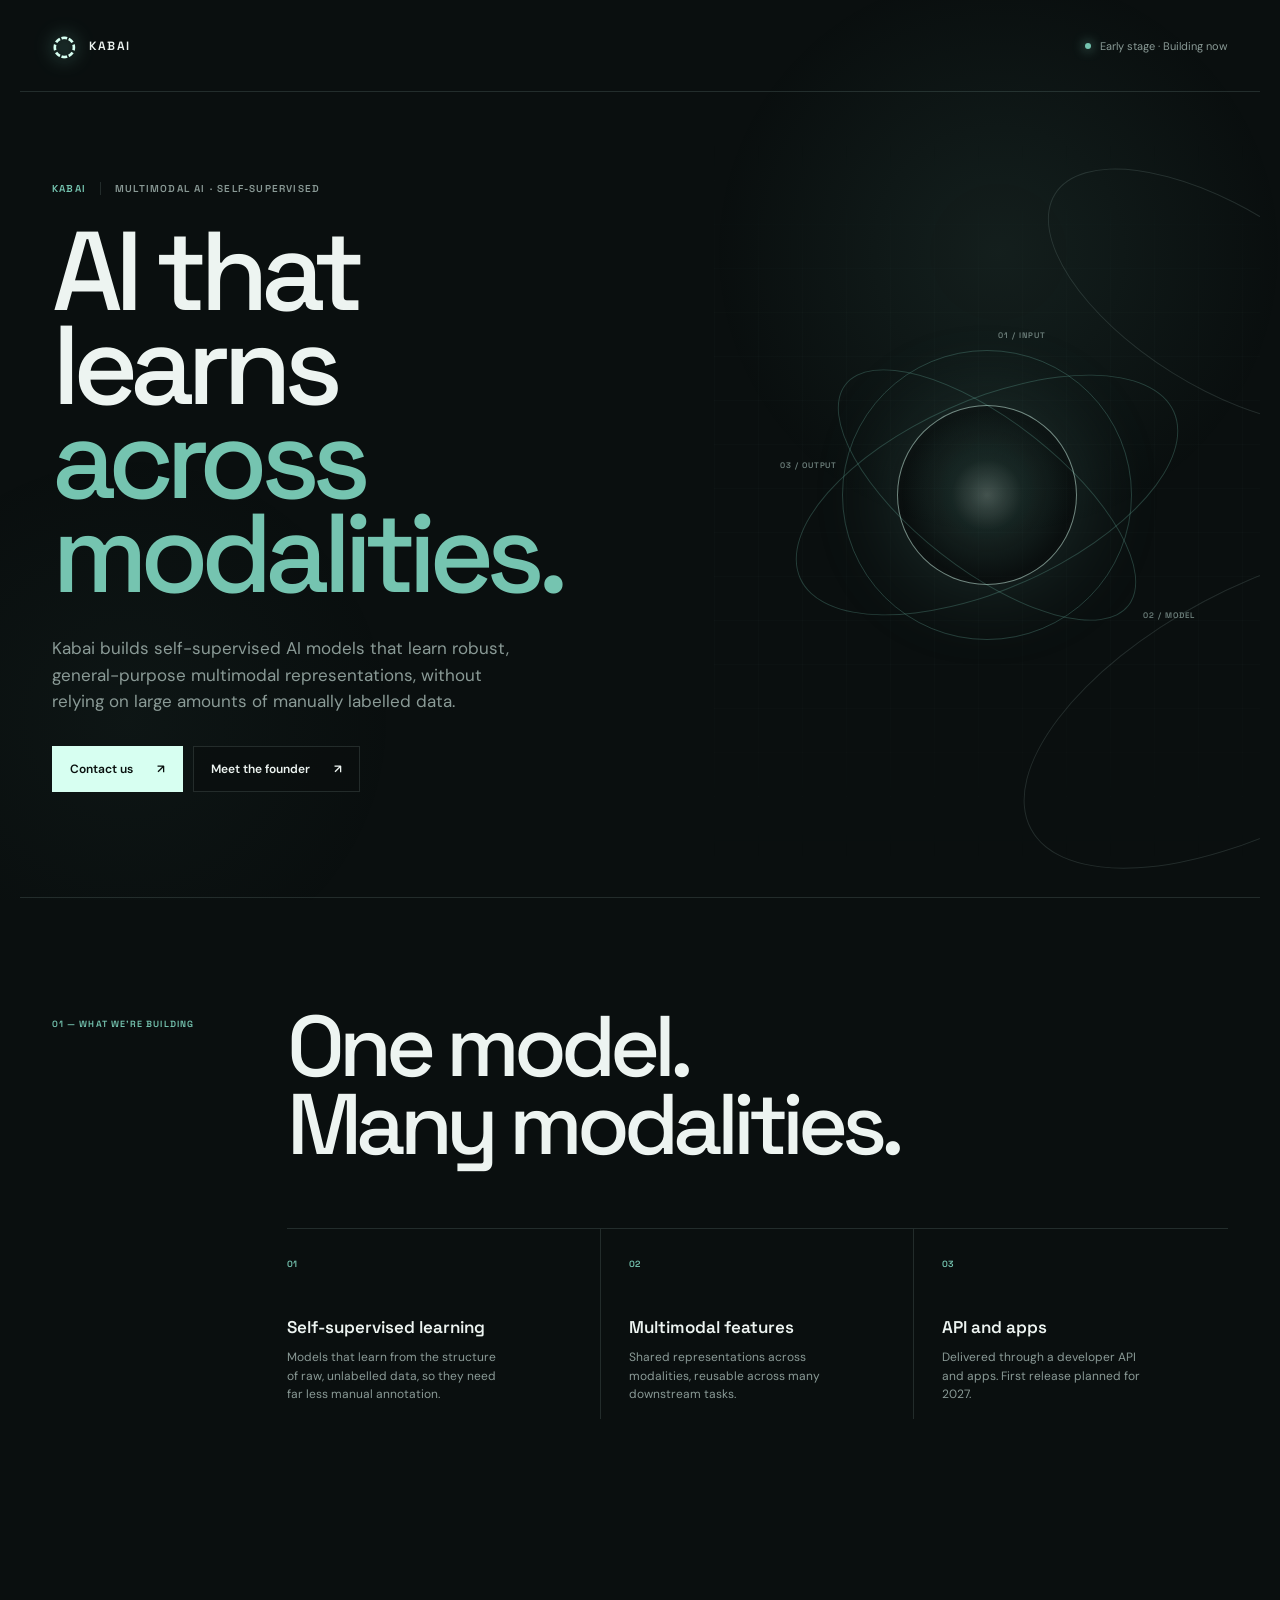
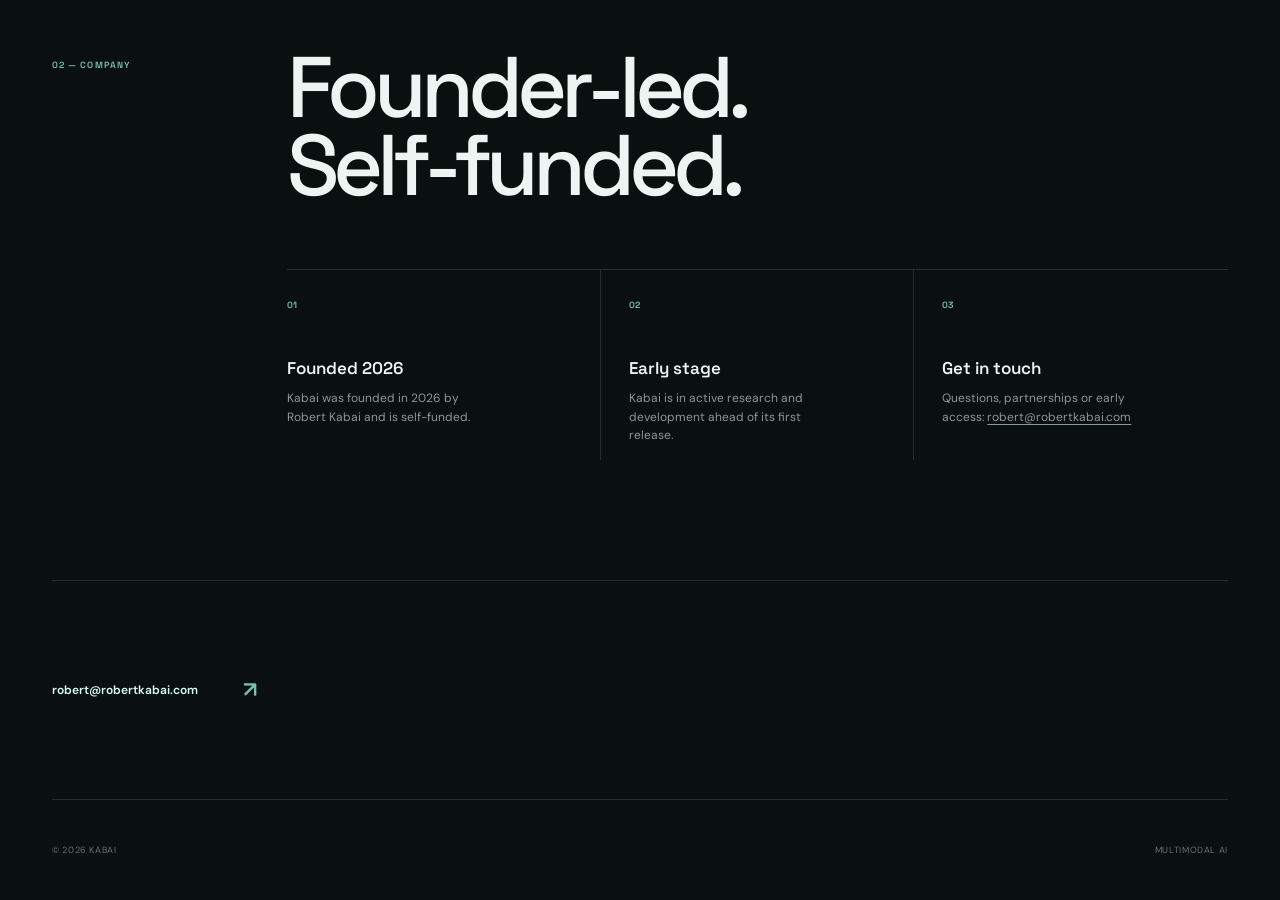
<file: index.html>
<!doctype html>
<html lang="en">
  <head>
    <meta charset="utf-8" />
    <meta name="viewport" content="width=device-width, initial-scale=1" />
    <meta name="theme-color" content="#0a0f0f" />
    <meta name="description" content="Kabai is an early-stage AI startup building self-supervised multimodal models that learn from raw, unlabelled data." />
    <title>Kabai — Multimodal AI</title>
    <link rel="icon" href="favicon.svg" type="image/svg+xml" />
    <link rel="preconnect" href="https://fonts.googleapis.com" />
    <link rel="preconnect" href="https://fonts.gstatic.com" crossorigin />
    <link href="https://fonts.googleapis.com/css2?family=DM+Sans:wght@400;500;600&family=Space+Grotesk:wght@500;600&display=swap" rel="stylesheet" />
    <link rel="stylesheet" href="styles.css" />
  </head>
  <body>
    <div class="ambient" aria-hidden="true"></div>
    <header class="topbar">
      <a class="wordmark" href="/" aria-label="Kabai home">
        <span class="mark">◌</span>
        <span>KABAI</span>
      </a>
      <a class="status" href="mailto:robert@robertkabai.com">
        <span class="status-dot"></span>
        <span>Early stage · Building now</span>
      </a>
    </header>

    <main>
      <section class="hero" aria-labelledby="hero-title">
        <div class="grid" aria-hidden="true"></div>
        <div class="orbit orbit-a" aria-hidden="true"></div>
        <div class="orbit orbit-b" aria-hidden="true"></div>

        <div class="hero-copy">
          <p class="eyebrow"><span>KABAI</span> Multimodal AI · Self-supervised</p>
          <h1 id="hero-title">AI that learns<br /><em>across modalities.</em></h1>
          <p class="lede">Kabai builds self-supervised AI models that learn robust, general-purpose multimodal representations, without relying on large amounts of manually labelled data.</p>
          <div class="actions">
            <a class="button button-primary" href="mailto:robert@robertkabai.com">
              Contact us <span aria-hidden="true">↗</span>
            </a>
            <a class="button button-secondary" href="https://www.linkedin.com/in/robertkabai/" target="_blank" rel="noreferrer">
              Meet the founder <span aria-hidden="true">↗</span>
            </a>
          </div>
        </div>

        <div class="signal" aria-label="Abstract AI signal">
          <div class="signal-core"></div>
          <div class="signal-ring ring-one"></div>
          <div class="signal-ring ring-two"></div>
          <div class="signal-ring ring-three"></div>
          <span class="signal-label label-a">01 / INPUT</span>
          <span class="signal-label label-b">02 / MODEL</span>
          <span class="signal-label label-c">03 / OUTPUT</span>
        </div>
      </section>

      <section class="focus" aria-labelledby="focus-title">
        <p class="section-index">01 — What we're building</p>
        <h2 id="focus-title">One model.<br />Many modalities.</h2>
        <div class="focus-list">
          <article>
            <span>01</span>
            <h3>Self-supervised learning</h3>
            <p>Models that learn from the structure of raw, unlabelled data, so they need far less manual annotation.</p>
          </article>
          <article>
            <span>02</span>
            <h3>Multimodal features</h3>
            <p>Shared representations across modalities, reusable across many downstream tasks.</p>
          </article>
          <article>
            <span>03</span>
            <h3>API and apps</h3>
            <p>Delivered through a developer API and apps. First release planned for 2027.</p>
          </article>
        </div>
      </section>

      <section class="focus" aria-labelledby="company-title">
        <p class="section-index">02 — Company</p>
        <h2 id="company-title">Founder-led.<br />Self-funded.</h2>
        <div class="focus-list">
          <article>
            <span>01</span>
            <h3>Founded 2026</h3>
            <p>Kabai was founded in 2026 by Robert Kabai and is self-funded.</p>
          </article>
          <article>
            <span>02</span>
            <h3>Early stage</h3>
            <p>Kabai is in active research and development ahead of its first release.</p>
          </article>
          <article>
            <span>03</span>
            <h3>Get in touch</h3>
            <p>Questions, partnerships or early access: <a href="mailto:robert@robertkabai.com">robert@robertkabai.com</a></p>
          </article>
        </div>
      </section>

      <section class="contact" aria-label="Contact">
        <a href="mailto:robert@robertkabai.com">robert@robertkabai.com <span>↗</span></a>
      </section>
    </main>

    <footer>
      <span>© 2026 Kabai</span>
      <span>Multimodal AI</span>
    </footer>
  </body>
</html>
</file>
<file: styles.css>
:root {
  --bg: #0a0f0f;
  --surface: #101616;
  --ink: #edf4f1;
  --muted: #8a9a96;
  --mint: #75c4b0;
  --mint-pale: #d7fff1;
  --line: rgba(168, 201, 192, .16);
}
* { box-sizing: border-box; }
html { scroll-behavior: smooth; }
body {
  margin: 0;
  min-width: 320px;
  color: var(--ink);
  background: var(--bg);
  font-family: "DM Sans", sans-serif;
  -webkit-font-smoothing: antialiased;
}
.ambient { position: fixed; inset: 0; pointer-events: none; background: radial-gradient(circle at 78% 28%, rgba(117, 196, 176, .09), transparent 24%), radial-gradient(circle at 10% 80%, rgba(117, 196, 176, .04), transparent 20%); }
.topbar, main, footer { max-width: 1240px; margin: auto; }
.topbar { height: 92px; padding: 0 32px; display: flex; align-items: center; justify-content: space-between; border-bottom: 1px solid var(--line); }
.wordmark { display: flex; align-items: center; gap: 12px; color: var(--ink); font: 600 12px "Space Grotesk", sans-serif; letter-spacing: .12em; text-decoration: none; }
.mark { color: var(--mint-pale); font-size: 27px; line-height: 1; text-shadow: 0 0 18px var(--mint); }
.status { display: flex; align-items: center; gap: 9px; color: var(--muted); font-size: 11px; text-decoration: none; }
.status-dot { width: 6px; height: 6px; border-radius: 50%; background: var(--mint); box-shadow: 0 0 12px var(--mint); }
.hero { min-height: 670px; display: grid; grid-template-columns: 1.12fr .88fr; align-items: center; position: relative; overflow: hidden; border-bottom: 1px solid var(--line); }
.grid { position: absolute; inset: 0 0 0 56%; opacity: .13; background-image: linear-gradient(var(--line) 1px, transparent 1px), linear-gradient(90deg, var(--line) 1px, transparent 1px); background-size: 44px 44px; mask-image: linear-gradient(to bottom, transparent 2%, black 28%, black 72%, transparent 100%); }
.orbit { position: absolute; border: 1px solid var(--line); border-radius: 50%; }
.orbit-a { width: 520px; height: 240px; right: -260px; bottom: 70px; transform: rotate(-28deg); }
.orbit-b { width: 390px; height: 180px; right: -155px; top: 115px; transform: rotate(32deg); }
.hero-copy { position: relative; z-index: 2; max-width: 670px; padding: 90px 32px 105px; }
.eyebrow { display: flex; align-items: center; gap: 14px; margin: 0 0 30px; color: var(--muted); font: 600 10px "Space Grotesk", sans-serif; letter-spacing: .12em; text-transform: uppercase; }
.eyebrow span { color: var(--mint); padding-right: 14px; border-right: 1px solid var(--line); }
h1, h2 { margin: 0; font-family: "Space Grotesk", sans-serif; letter-spacing: -.07em; }
h1 { max-width: 700px; font-size: clamp(68px, 9vw, 112px); line-height: .84; font-weight: 500; }
h1 em { color: var(--mint); font-style: normal; }
.lede { max-width: 470px; margin: 34px 0 32px; color: var(--muted); font-size: 17px; line-height: 1.55; }
.actions { display: flex; gap: 10px; flex-wrap: wrap; }
.button { min-height: 46px; display: inline-flex; align-items: center; justify-content: space-between; gap: 24px; padding: 0 17px; border: 1px solid var(--line); color: var(--ink); font-size: 12px; font-weight: 600; text-decoration: none; transition: border-color .2s, background .2s, transform .2s; }
.button:hover { transform: translateY(-2px); border-color: var(--mint); }
.button-primary { color: #09100e; background: var(--mint-pale); border-color: var(--mint-pale); }
.button-secondary { background: rgba(10, 15, 15, .7); }
.signal { height: 440px; position: relative; align-self: center; }
.signal-core { position: absolute; width: 180px; height: 180px; left: calc(50% - 90px); top: 130px; border: 1px solid rgba(215, 255, 241, .5); border-radius: 50%; background: radial-gradient(circle, rgba(215,255,241,.28) 0, rgba(117,196,176,.12) 28%, transparent 68%); box-shadow: 0 0 90px rgba(117,196,176,.18); }
.signal-ring { position: absolute; border: 1px solid rgba(117,196,176,.26); border-radius: 50%; }
.ring-one { width: 290px; height: 290px; left: calc(50% - 145px); top: 75px; }
.ring-two { width: 410px; height: 190px; left: calc(50% - 205px); top: 125px; transform: rotate(-24deg); }
.ring-three { width: 360px; height: 150px; left: calc(50% - 180px); top: 145px; transform: rotate(38deg); }
.signal-label { position: absolute; color: #6e817d; font: 600 8px "Space Grotesk", sans-serif; letter-spacing: .12em; }
.label-a { top: 55px; left: 52%; }.label-b { right: 12%; bottom: 95px; }.label-c { left: 12%; top: 185px; }
.focus { display: grid; grid-template-columns: 200px 1fr; gap: 35px; padding: 110px 32px 120px; }
.section-index { margin: 10px 0 0; color: var(--mint); font: 600 9px "Space Grotesk", sans-serif; letter-spacing: .12em; text-transform: uppercase; }
.focus h2 { font-size: clamp(52px, 7vw, 86px); line-height: .9; font-weight: 500; }
.focus-list { grid-column: 2; display: grid; grid-template-columns: repeat(3, 1fr); margin-top: 30px; border-top: 1px solid var(--line); }
.focus-list article { min-height: 190px; padding: 22px 28px 10px 0; border-right: 1px solid var(--line); }
.focus-list article + article { padding-left: 28px; }
.focus-list article:last-child { border-right: 0; }
.focus-list span { color: var(--mint); font: 600 9px "Space Grotesk", sans-serif; }
.focus-list h3 { margin: 44px 0 10px; font: 600 17px "Space Grotesk", sans-serif; }
.focus-list p { max-width: 210px; margin: 0; color: var(--muted); font-size: 12px; line-height: 1.55; }
.contact { min-height: 220px; margin: 0 32px; display: flex; align-items: center; justify-content: space-between; border-top: 1px solid var(--line); border-bottom: 1px solid var(--line); }
.contact p { color: var(--muted); font: 500 20px "Space Grotesk", sans-serif; letter-spacing: -.03em; }
.contact a { display: flex; align-items: center; gap: 45px; color: var(--mint-pale); font-size: 12px; font-weight: 600; text-decoration: none; }
.contact a span { color: var(--mint); font-size: 22px; }
footer { height: 100px; padding: 0 32px; display: flex; align-items: center; justify-content: space-between; color: #66746f; font-size: 9px; letter-spacing: .07em; text-transform: uppercase; }
@media (max-width: 850px) {
  .topbar { height: 76px; }.status span:last-child { display: none; }
  .hero { display: block; min-height: 680px; }.hero-copy { padding-top: 95px; }.signal { position: absolute; width: 390px; height: 390px; right: -230px; bottom: -115px; opacity: .5; }.grid { inset: 0 0 0 40%; }
  h1 { font-size: clamp(58px, 18vw, 88px); }.lede { max-width: 390px; }
  .focus { display: block; }.focus h2 { margin-top: 24px; }.focus-list { grid-template-columns: 1fr; }.focus-list article { min-height: 130px; border-right: 0; border-bottom: 1px solid var(--line); }.focus-list article + article { padding-left: 0; }.focus-list h3 { margin-top: 25px; }
  .contact { min-height: 180px; }.contact p { max-width: 180px; }
}
@media (max-width: 520px) {
  .topbar, footer { padding-left: 20px; padding-right: 20px; }.hero-copy { padding-left: 20px; padding-right: 20px; }.focus { padding: 80px 20px; }.contact { margin: 0 20px; }.actions { flex-direction: column; align-items: flex-start; }.button { width: 220px; }.wordmark { font-size: 10px; }.contact { display: block; padding: 45px 0; }.contact a { margin-top: 36px; justify-content: space-between; }footer { gap: 20px; }
}


.focus-list a {
  color: inherit;
  text-decoration: underline;
  text-underline-offset: 3px;
}
</file>
